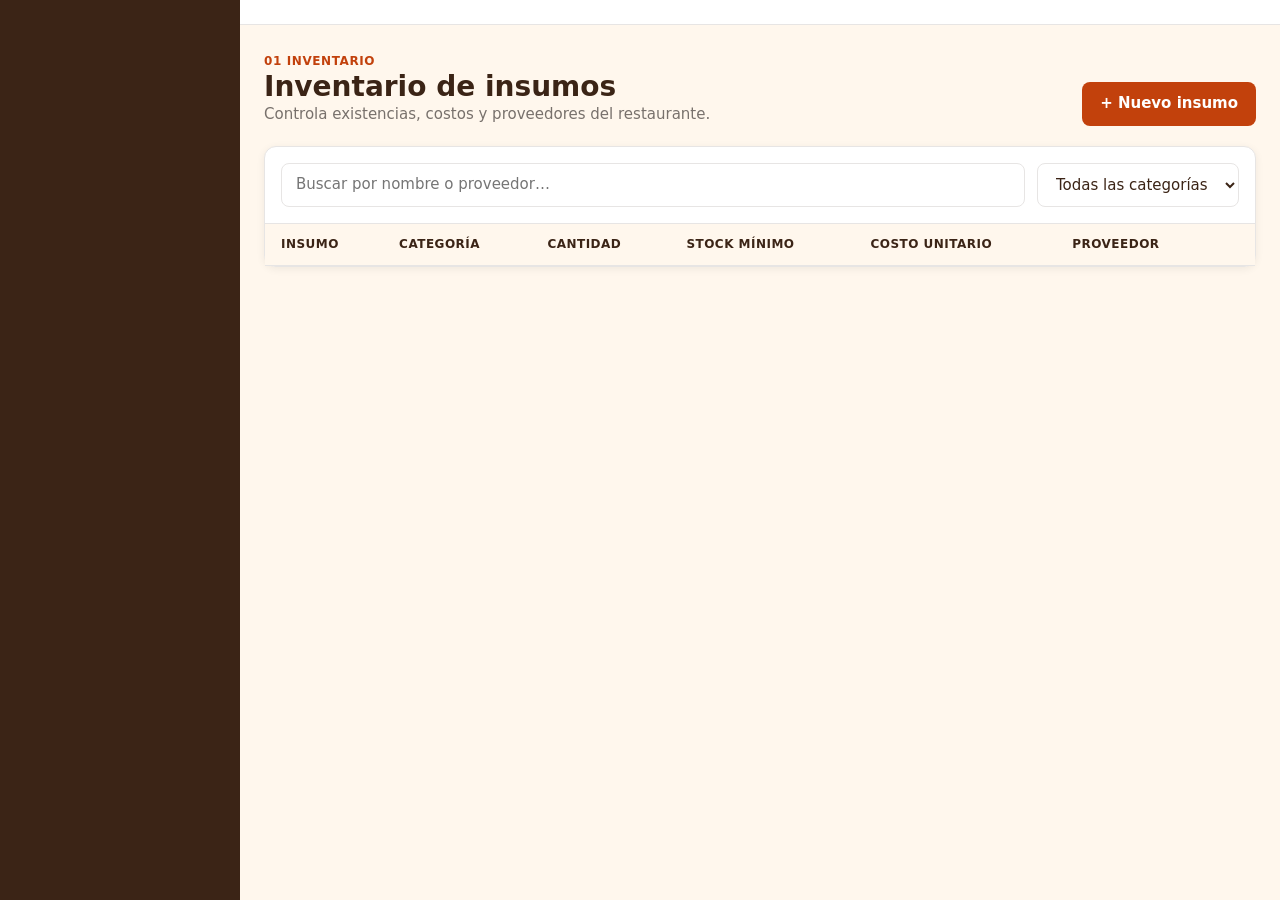
<file: marynellys/index.html>
<!DOCTYPE html>
<html lang="es">

<head>
    <meta charset="utf-8">
    <meta http-equiv="refresh" content="0;url=html/inventario.html">
    <title>MaryNellys</title>
</head>

<body><a href="html/inventario.html">Entrar a MaryNellys</a></body>

</html>
</file>
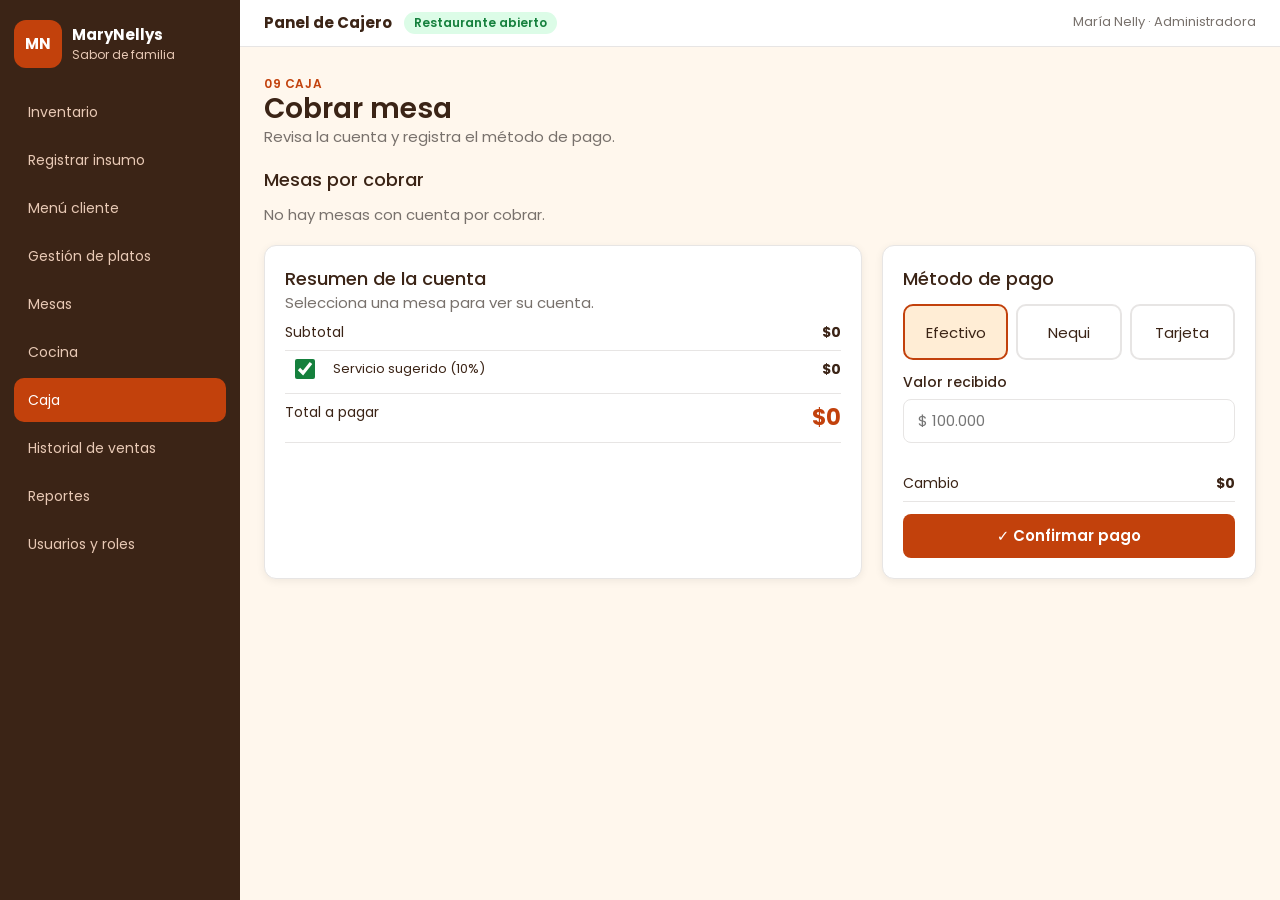
<file: marynellys/html/caja.html>
<!DOCTYPE html>
<html lang="es">
<head>
<meta charset="utf-8">
<meta name="viewport" content="width=device-width,initial-scale=1">
<title>Caja · MaryNellys</title>
<link href="https://fonts.googleapis.com/css2?family=Poppins:wght@400;500;600;700&display=swap" rel="stylesheet">
<link rel="stylesheet" href="../css/base.css">
<link rel="stylesheet" href="../css/layout.css">
<link rel="stylesheet" href="../css/responsive.css">
</head>
<body data-page="caja" data-root="../">
<aside class="side" id="side"></aside>
<div class="main">
<header class="top" id="topbar"></header>
<main>
<section class="view on" id="caja">
  <p class="k">09 CAJA</p><h1>Cobrar mesa</h1><p class="sub">Revisa la cuenta y registra el método de pago.</p>
  <h2 style="margin-top:20px">Mesas por cobrar</h2>
  <div class="g3" id="cm" style="margin-top:10px"></div>
  <div class="split">
    <div class="card pad"><h2>Resumen de la cuenta</h2>
      <div id="cuenta"><p class="sub">Selecciona una mesa para ver su cuenta.</p></div>
      <div class="ln"><span>Subtotal</span><b id="sb">$0</b></div>
      <div class="ln"><span><label class="sw" style="display:inline-flex"><input type="checkbox" id="sv" checked> Servicio sugerido (10%)</label></span><b id="sva">$0</b></div>
      <div class="ln"><span>Total a pagar</span><span class="tot" id="tt">$0</span></div></div>
    <div class="card pad"><h2>Método de pago</h2>
      <div class="pays" id="pays"><button class="on" data-m="Efectivo">Efectivo</button><button data-m="Nequi">Nequi</button><button data-m="Tarjeta">Tarjeta</button></div>
      <div class="fl"><label for="rc">Valor recibido</label><input id="rc" type="number" placeholder="$ 100.000"><small class="err" id="rce"></small></div>
      <div class="ln"><span>Cambio</span><b id="cb">$0</b></div>
      <button class="btn" id="pay" style="width:100%;margin-top:12px">✓ Confirmar pago</button></div>
  </div>
</section>
</main>
</div>
<script src="../js/models/validator.js"></script>
<script src="../js/models/menu.js"></script>
<script src="../js/models/datos.js"></script>
<script src="../js/views/domView.js"></script>
<script src="../js/views/shellView.js"></script>
<script src="../js/views/modalView.js"></script>
<script src="../js/views/formView.js"></script>
<script src="../js/models/comandas.js"></script>
<script src="../js/models/ventas.js"></script>
<script src="../js/models/mesas.js"></script>
<script src="../js/controllers/shellController.js"></script>
<script src="../js/controllers/cajaController.js"></script>
<script src="../js/main.js"></script>
</body>
</html>
</file>
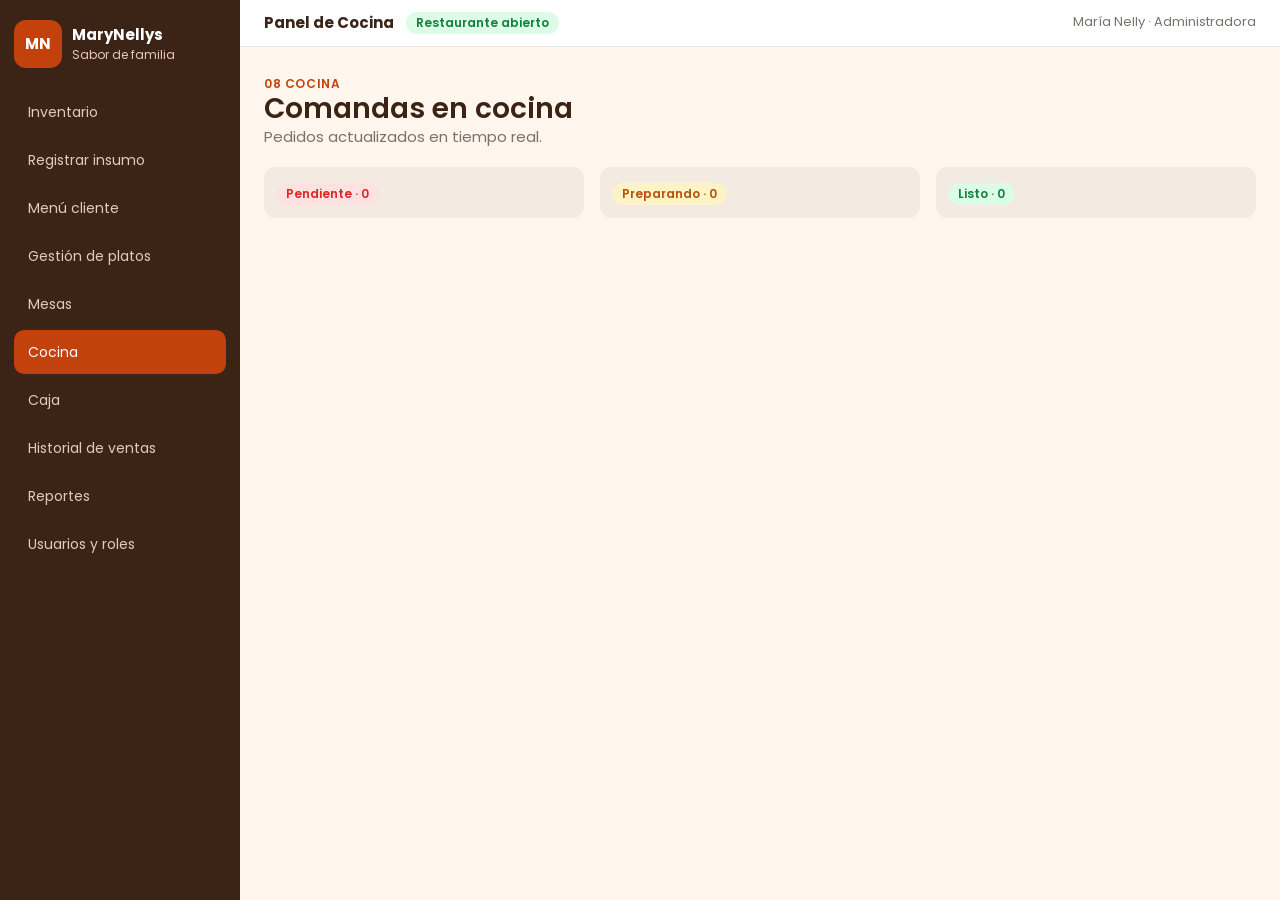
<file: marynellys/html/cocina.html>
<!DOCTYPE html>
<html lang="es">

<head>
  <meta charset="utf-8">
  <meta name="viewport" content="width=device-width,initial-scale=1">
  <title>Cocina · MaryNellys</title>
  <link href="https://fonts.googleapis.com/css2?family=Poppins:wght@400;500;600;700&display=swap" rel="stylesheet">
  <link rel="stylesheet" href="../css/base.css">
  <link rel="stylesheet" href="../css/layout.css">
  <link rel="stylesheet" href="../css/responsive.css">
</head>

<body data-page="cocina" data-root="../">
  <aside class="side" id="side"></aside>
  <div class="main">
    <header class="top" id="topbar"></header>
    <main>
      <section class="view on" id="cocina">
        <p class="k">08 COCINA</p>
        <h1>Comandas en cocina</h1>
        <p class="sub" style="margin-bottom:20px">Pedidos actualizados en tiempo real.</p>
        <div class="g3" id="kb"></div>
      </section>
    </main>
  </div>
  <script src="../js/models/validator.js"></script>
  <script src="../js/models/menu.js"></script>
  <script src="../js/models/datos.js"></script>
  <script src="../js/views/domView.js"></script>
  <script src="../js/views/shellView.js"></script>
  <script src="../js/views/modalView.js"></script>
  <script src="../js/views/formView.js"></script>
  <script src="../js/models/comandas.js"></script>
  <script src="../js/controllers/shellController.js"></script>
  <script src="../js/controllers/cocinaController.js"></script>
  <script src="../js/main.js"></script>
</body>

</html>
</file>
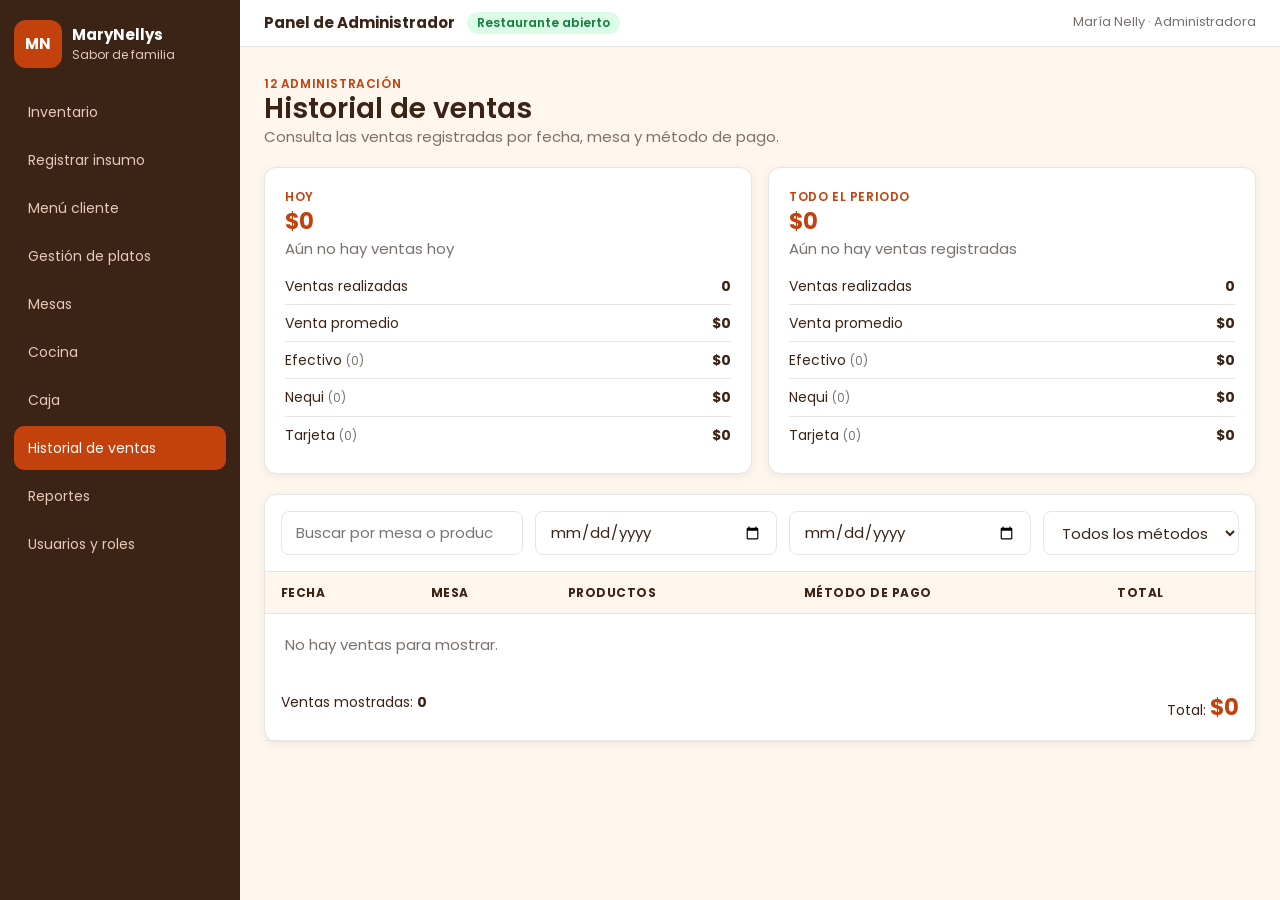
<file: marynellys/html/historial-ventas.html>
<!DOCTYPE html>
<html lang="es">

<head>
  <meta charset="utf-8">
  <meta name="viewport" content="width=device-width,initial-scale=1">
  <title>Historial de ventas · MaryNellys</title>
  <link href="https://fonts.googleapis.com/css2?family=Poppins:wght@400;500;600;700&display=swap" rel="stylesheet">
  <link rel="stylesheet" href="../css/base.css">
  <link rel="stylesheet" href="../css/layout.css">
  <link rel="stylesheet" href="../css/responsive.css">
</head>

<body data-page="historial-ventas" data-root="../">
  <aside class="side" id="side"></aside>
  <div class="main">
    <header class="top" id="topbar"></header>
    <main>
      <section class="view on" id="ventas">
        <div class="hd">
          <div>
            <p class="k">12 ADMINISTRACIÓN</p>
            <h1>Historial de ventas</h1>
            <p class="sub">Consulta las ventas registradas por fecha, mesa y método de pago.</p>
          </div>
        </div>
        <div class="g" id="resumen" style="margin-bottom:20px"></div>
        <div class="card">
          <div class="bar">
            <input id="vq" type="search" placeholder="Buscar por mesa o producto…" aria-label="Buscar venta">
            <input id="vd" type="date" aria-label="Desde" style="width:auto">
            <input id="vh" type="date" aria-label="Hasta" style="width:auto">
            <select id="vm" aria-label="Método de pago">
              <option value="">Todos los métodos</option>
              <option>Efectivo</option>
              <option>Nequi</option>
              <option>Tarjeta</option>
            </select>
          </div>
          <table>
            <thead>
              <tr>
                <th>Fecha
                <th>Mesa
                <th>Productos
                <th>Método de pago
                <th>Total
            </thead>
            <tbody id="vb"></tbody>
          </table>
          <p class="sub pad" id="vempty" hidden>No hay ventas para mostrar.</p>
          <div class="ln" style="padding:16px"><span>Ventas mostradas: <b id="vn">0</b></span><span>Total: <b
                class="tot" id="vt">$0</b></span></div>
        </div>
      </section>
    </main>
  </div>
  <script src="../js/models/validator.js"></script>
  <script src="../js/models/menu.js"></script>
  <script src="../js/models/datos.js"></script>
  <script src="../js/views/domView.js"></script>
  <script src="../js/views/shellView.js"></script>
  <script src="../js/views/modalView.js"></script>
  <script src="../js/views/formView.js"></script>
  <script src="../js/controllers/shellController.js"></script>
  <script src="../js/models/ventas.js"></script>
  <script src="../js/views/ventasView.js"></script>
  <script src="../js/controllers/ventasController.js"></script>
  <script src="../js/main.js"></script>
</body>

</html>
</file>
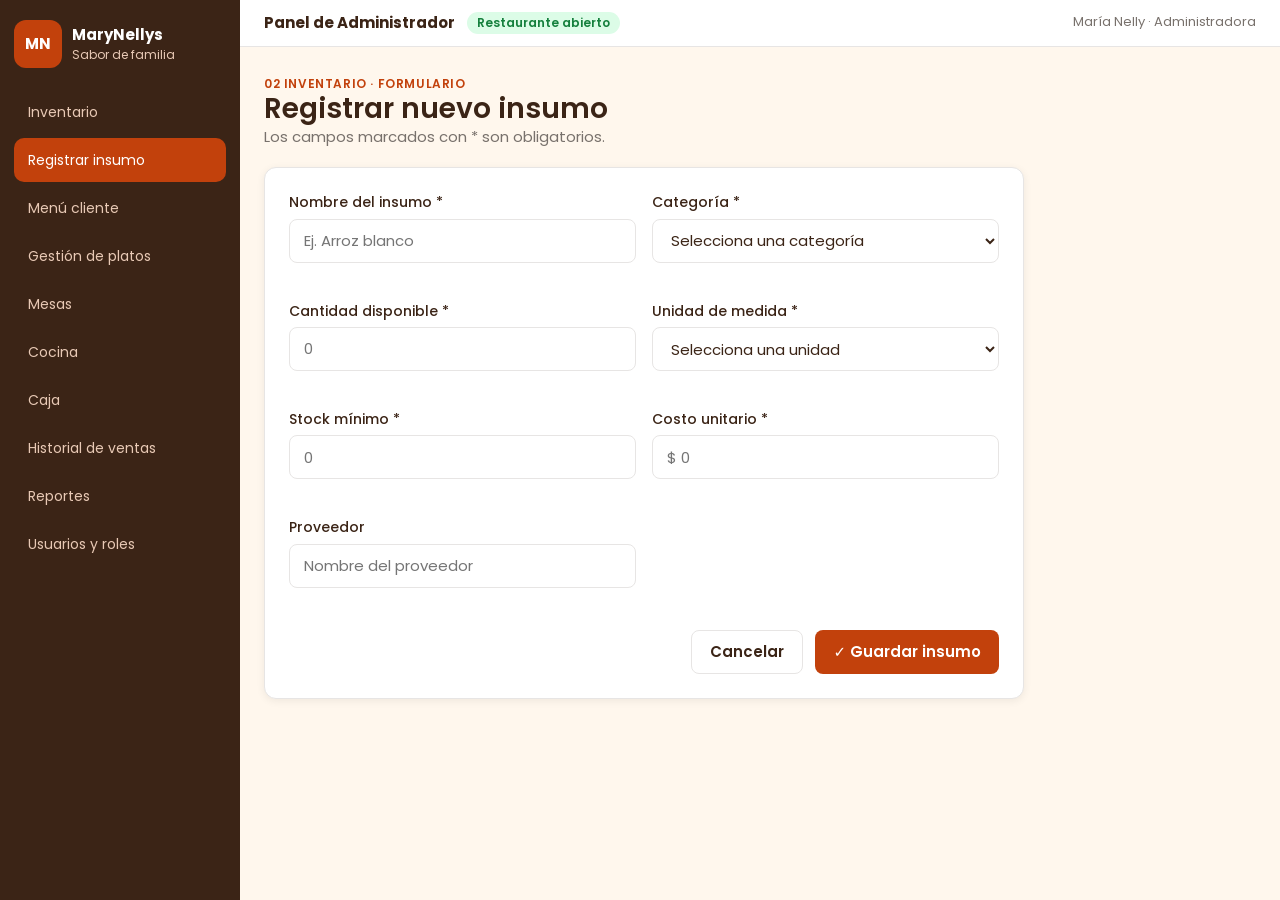
<file: marynellys/html/insumo-form.html>
<!DOCTYPE html>
<html lang="es">
<head>
<meta charset="utf-8">
<meta name="viewport" content="width=device-width,initial-scale=1">
<title>Registrar insumo · MaryNellys</title>
<link href="https://fonts.googleapis.com/css2?family=Poppins:wght@400;500;600;700&display=swap" rel="stylesheet">
<link rel="stylesheet" href="../css/base.css">
<link rel="stylesheet" href="../css/layout.css">
<link rel="stylesheet" href="../css/responsive.css">
</head>
<body data-page="insumo-form" data-root="../">
<aside class="side" id="side"></aside>
<div class="main">
<header class="top" id="topbar"></header>
<main>
<section class="view on" id="form">
  <p class="k">02 INVENTARIO · FORMULARIO</p><h1 id="ft">Registrar nuevo insumo</h1><p class="sub">Los campos marcados con * son obligatorios.</p>
  <form id="f" class="card fm" novalidate>
    <div class="alert" id="sum" role="alert" hidden>Revisa los campos marcados antes de continuar.</div>
    <div class="g2">
      <div class="fl"><label for="f-n">Nombre del insumo *</label><input id="f-n" name="n" data-rules="required" placeholder="Ej. Arroz blanco"><small class="err"></small></div>
      <div class="fl"><label for="f-c">Categoría *</label><select id="f-c" name="c" data-rules="required"><option value="">Selecciona una categoría</option><option>Granos</option><option>Carnes</option><option>Tubérculos</option><option>Frutas</option><option>Lácteos</option><option>Bebidas</option></select><small class="err"></small></div>
      <div class="fl"><label for="f-q">Cantidad disponible *</label><input id="f-q" name="q" data-rules="required|number" type="number" step="any" placeholder="0"><small class="err"></small></div>
      <div class="fl"><label for="f-u">Unidad de medida *</label><select id="f-u" name="u" data-rules="required"><option value="">Selecciona una unidad</option><option>kg</option><option>und</option><option>l</option><option>lb</option></select><small class="err"></small></div>
      <div class="fl"><label for="f-m">Stock mínimo *</label><input id="f-m" name="m" data-rules="required|number" type="number" step="any" placeholder="0"><small class="err"></small></div>
      <div class="fl"><label for="f-p">Costo unitario *</label><input id="f-p" name="p" data-rules="required|positivo" type="number" step="any" placeholder="$ 0"><small class="err"></small></div>
      <div class="fl"><label for="f-v">Proveedor</label><input id="f-v" name="v" placeholder="Nombre del proveedor"><small class="err"></small></div>
    </div>
    <div class="acts"><button type="button" class="btn sec" id="cancel">Cancelar</button><button class="btn">✓ Guardar insumo</button></div>
  </form>
</section>
</main>
</div>
<script src="../js/models/validator.js"></script>
<script src="../js/models/menu.js"></script>
<script src="../js/models/datos.js"></script>
<script src="../js/views/domView.js"></script>
<script src="../js/views/shellView.js"></script>
<script src="../js/views/modalView.js"></script>
<script src="../js/views/formView.js"></script>
<script src="../js/controllers/shellController.js"></script>
<script src="../js/models/insumos.js"></script>
<script src="../js/controllers/formController.js"></script>
<script src="../js/main.js"></script>
</body>
</html>
</file>
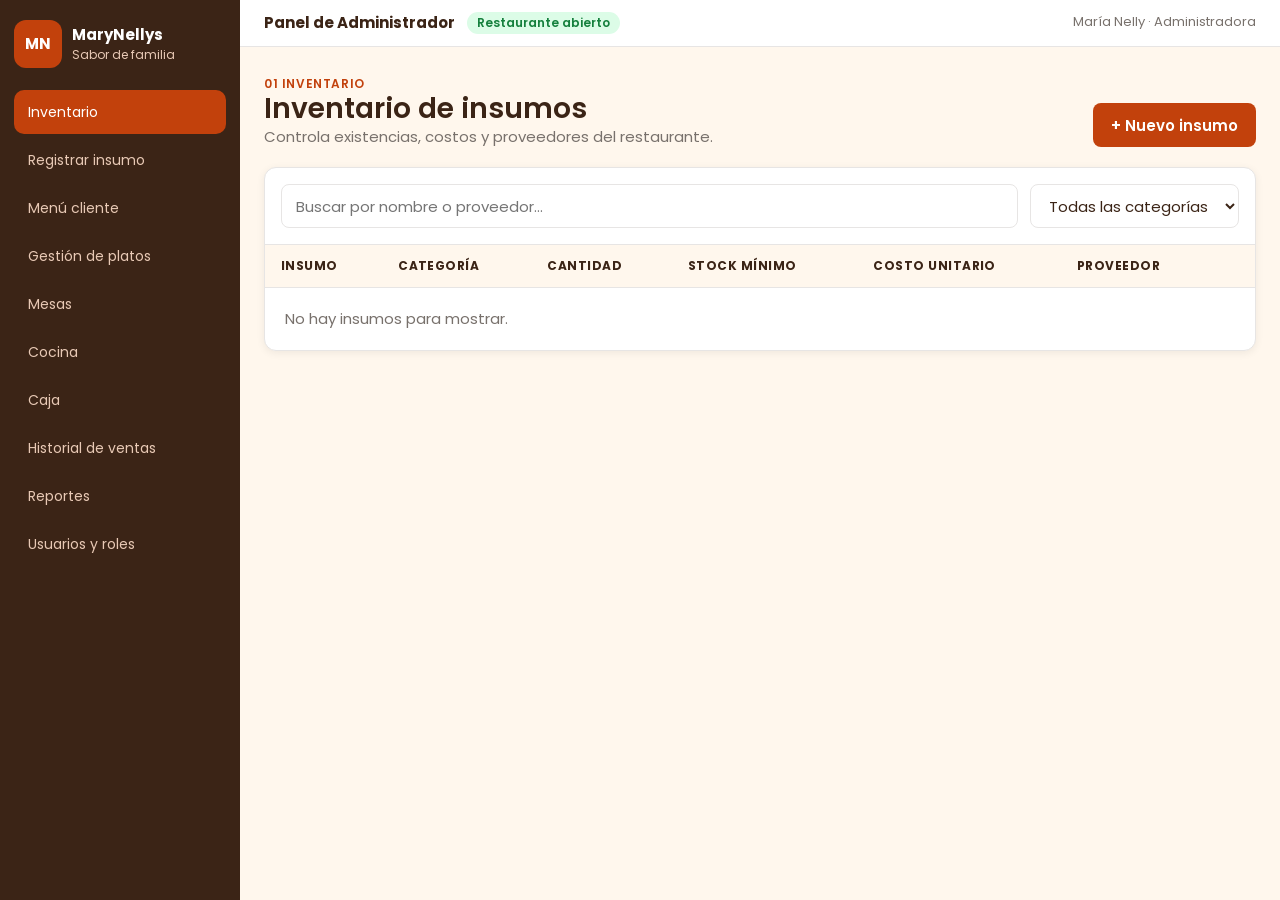
<file: marynellys/html/inventario.html>
<!DOCTYPE html>
<html lang="es">

<head>
  <meta charset="utf-8">
  <meta name="viewport" content="width=device-width,initial-scale=1">
  <title>Inventario · MaryNellys</title>
  <link href="https://fonts.googleapis.com/css2?family=Poppins:wght@400;500;600;700&display=swap" rel="stylesheet">
  <link rel="stylesheet" href="../css/base.css">
  <link rel="stylesheet" href="../css/layout.css">
  <link rel="stylesheet" href="../css/responsive.css">
</head>

<body data-page="inventario" data-root="../">
  <aside class="side" id="side"></aside>
  <div class="main">
    <header class="top" id="topbar"></header>
    <main>
      <section class="view on" id="inv">
        <div class="hd">
          <div>
            <p class="k">01 INVENTARIO</p>
            <h1>Inventario de insumos</h1>
            <p class="sub">Controla existencias, costos y proveedores del restaurante.</p>
          </div>
          <button class="btn" id="new">+ Nuevo insumo</button>
        </div>
        <div class="card">
          <div class="bar">
            <input id="q" type="search" placeholder="Buscar por nombre o proveedor…" aria-label="Buscar insumo">
            <select id="cat" aria-label="Filtrar por categoría">
              <option value="">Todas las categorías</option>
              <option>Granos</option>
              <option>Carnes</option>
              <option>Tubérculos</option>
              <option>Frutas</option>
              <option>Lácteos</option>
              <option>Bebidas</option>
            </select>
          </div>
          <table>
            <thead>
              <tr>
                <th>Insumo
                <th>Categoría
                <th>Cantidad
                <th>Stock mínimo
                <th>Costo unitario
                <th>Proveedor
                <th>
            </thead>
            <tbody id="tb"></tbody>
          </table>
          <p class="sub pad" id="empty" hidden>No hay insumos para mostrar.</p>
        </div>
      </section>
    </main>
  </div>
  <script src="../js/models/validator.js"></script>
  <script src="../js/models/menu.js"></script>
  <script src="../js/models/datos.js"></script>
  <script src="../js/views/domView.js"></script>
  <script src="../js/views/shellView.js"></script>
  <script src="../js/views/modalView.js"></script>
  <script src="../js/views/formView.js"></script>
  <script src="../js/controllers/shellController.js"></script>
  <script src="../js/models/insumos.js"></script>
  <script src="../js/views/inventarioView.js"></script>
  <script src="../js/controllers/inventarioController.js"></script>
  <script src="../js/main.js"></script>
</body>

</html>
</file>
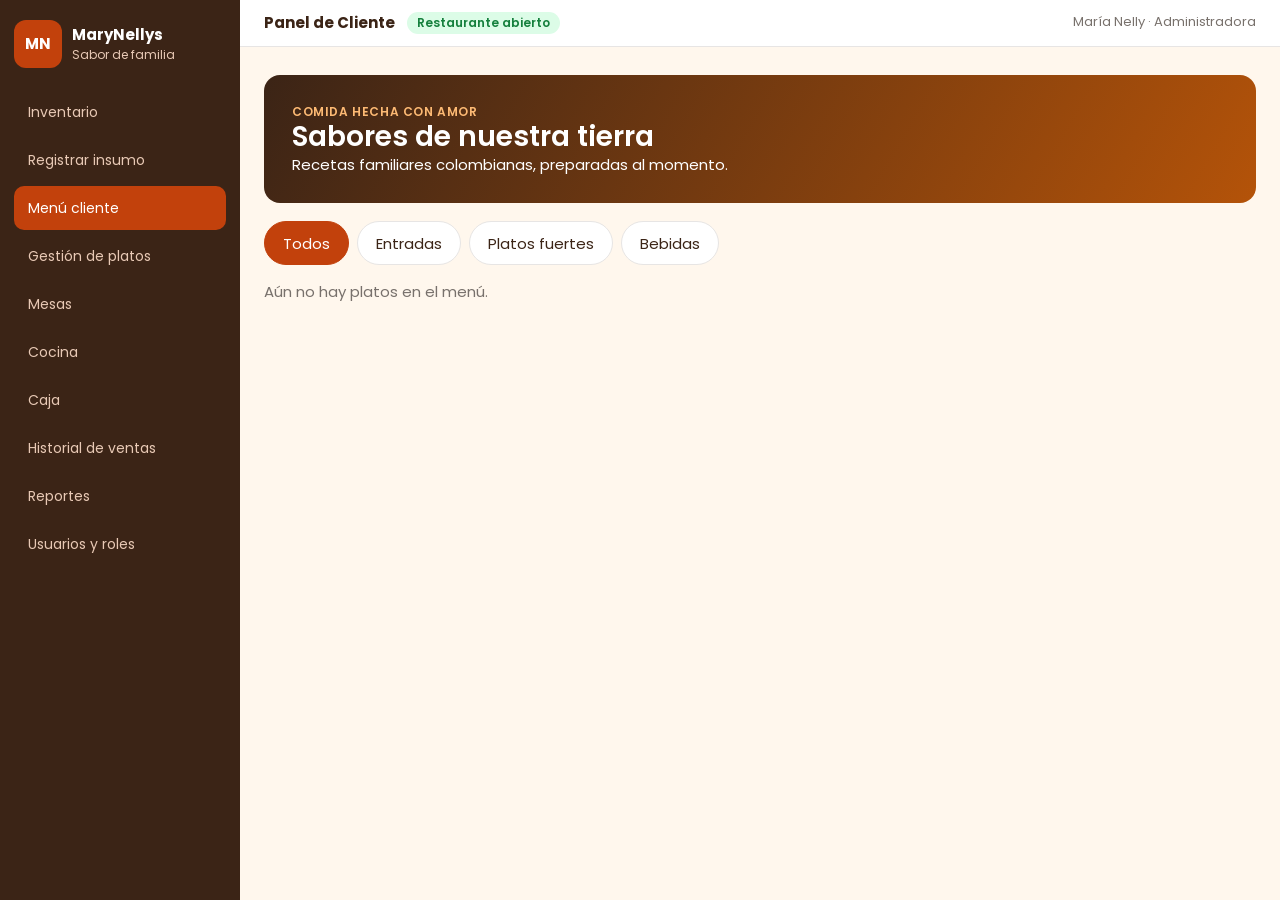
<file: marynellys/html/menu-cliente.html>
<!DOCTYPE html>
<html lang="es">
<head>
<meta charset="utf-8">
<meta name="viewport" content="width=device-width,initial-scale=1">
<title>Menú cliente · MaryNellys</title>
<link href="https://fonts.googleapis.com/css2?family=Poppins:wght@400;500;600;700&display=swap" rel="stylesheet">
<link rel="stylesheet" href="../css/base.css">
<link rel="stylesheet" href="../css/layout.css">
<link rel="stylesheet" href="../css/responsive.css">
</head>
<body data-page="menu-cliente" data-root="../">
<aside class="side" id="side"></aside>
<div class="main">
<header class="top" id="topbar"></header>
<main>
<section class="view on" id="menu">
  <div class="hero"><div><p class="k">COMIDA HECHA CON AMOR</p><h1>Sabores de nuestra tierra</h1><p>Recetas familiares colombianas, preparadas al momento.</p></div>
  </div>
  <div class="chips" id="chips"><button class="on" data-c="">Todos</button><button data-c="Entrada">Entradas</button><button data-c="Plato fuerte">Platos fuertes</button><button data-c="Bebida">Bebidas</button></div>
  <div class="g" id="mg"></div>
</section>
</main>
</div>
<script src="../js/models/validator.js"></script>
<script src="../js/models/menu.js"></script>
<script src="../js/models/datos.js"></script>
<script src="../js/views/domView.js"></script>
<script src="../js/views/shellView.js"></script>
<script src="../js/views/modalView.js"></script>
<script src="../js/views/formView.js"></script>
<script src="../js/controllers/shellController.js"></script>
<script src="../js/controllers/menuClienteController.js"></script>
<script src="../js/main.js"></script>
</body>
</html>
</file>
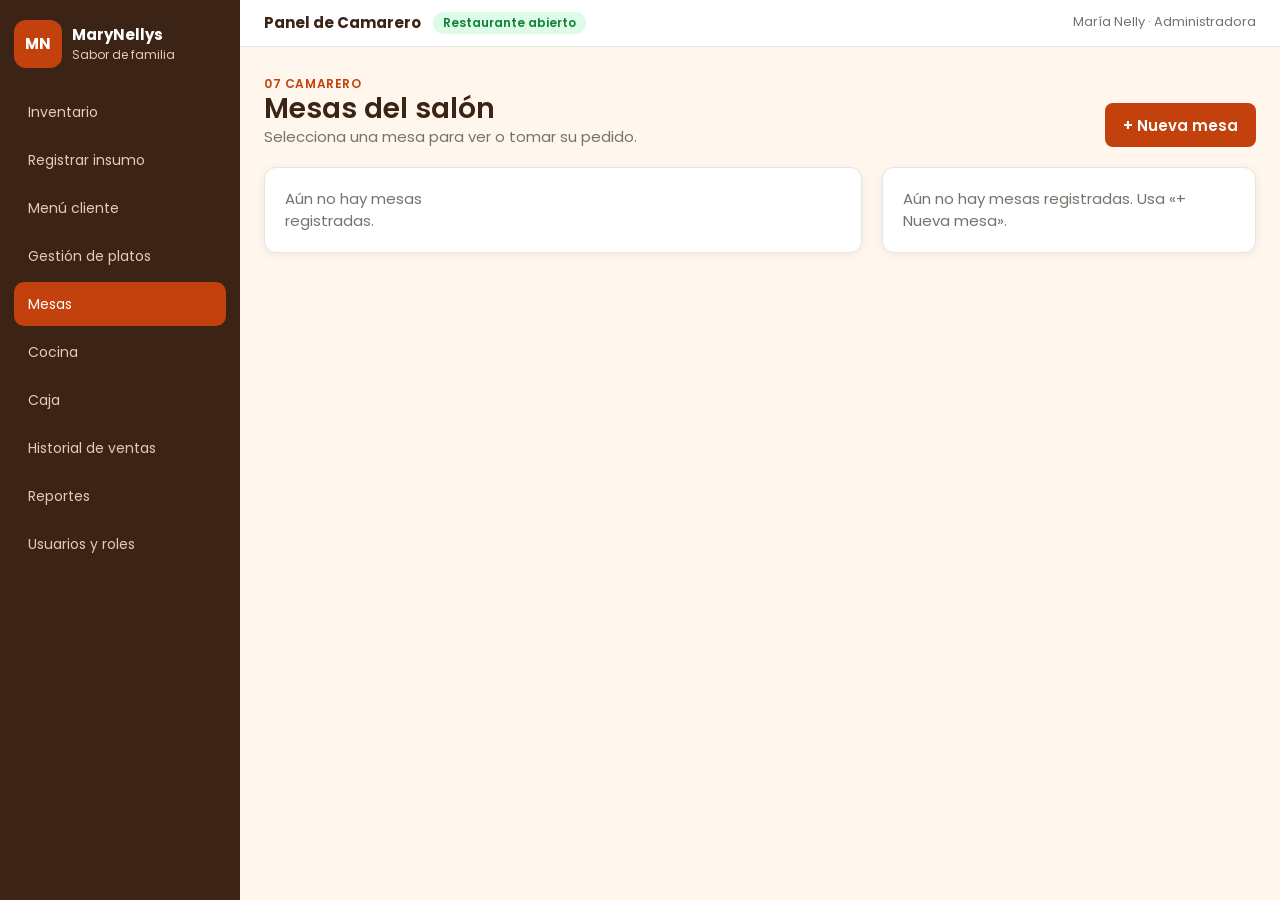
<file: marynellys/html/mesas.html>
<!DOCTYPE html>
<html lang="es">
<head>
<meta charset="utf-8">
<meta name="viewport" content="width=device-width,initial-scale=1">
<title>Mesas · MaryNellys</title>
<link href="https://fonts.googleapis.com/css2?family=Poppins:wght@400;500;600;700&display=swap" rel="stylesheet">
<link rel="stylesheet" href="../css/base.css">
<link rel="stylesheet" href="../css/layout.css">
<link rel="stylesheet" href="../css/responsive.css">
</head>
<body data-page="mesas" data-root="../">
<aside class="side" id="side"></aside>
<div class="main">
<header class="top" id="topbar"></header>
<main>
<section class="view on" id="mesas">
  <div class="hd"><div><p class="k">07 CAMARERO</p><h1>Mesas del salón</h1><p class="sub">Selecciona una mesa para ver o tomar su pedido.</p></div>
  <button class="btn" id="nm">+ Nueva mesa</button></div>
  <div class="split"><div class="g3 card pad" id="mm"></div><div class="card pad" id="ped"></div></div>
</section>
</main>
</div>
<script src="../js/models/validator.js"></script>
<script src="../js/models/menu.js"></script>
<script src="../js/models/datos.js"></script>
<script src="../js/views/domView.js"></script>
<script src="../js/views/shellView.js"></script>
<script src="../js/views/modalView.js"></script>
<script src="../js/views/formView.js"></script>
<script src="../js/models/platos.js"></script>
<script src="../js/models/comandas.js"></script>
<script src="../js/models/ventas.js"></script>
<script src="../js/models/mesas.js"></script>
<script src="../js/controllers/shellController.js"></script>
<script src="../js/controllers/mesasController.js"></script>
<script src="../js/main.js"></script>
</body>
</html>
</file>
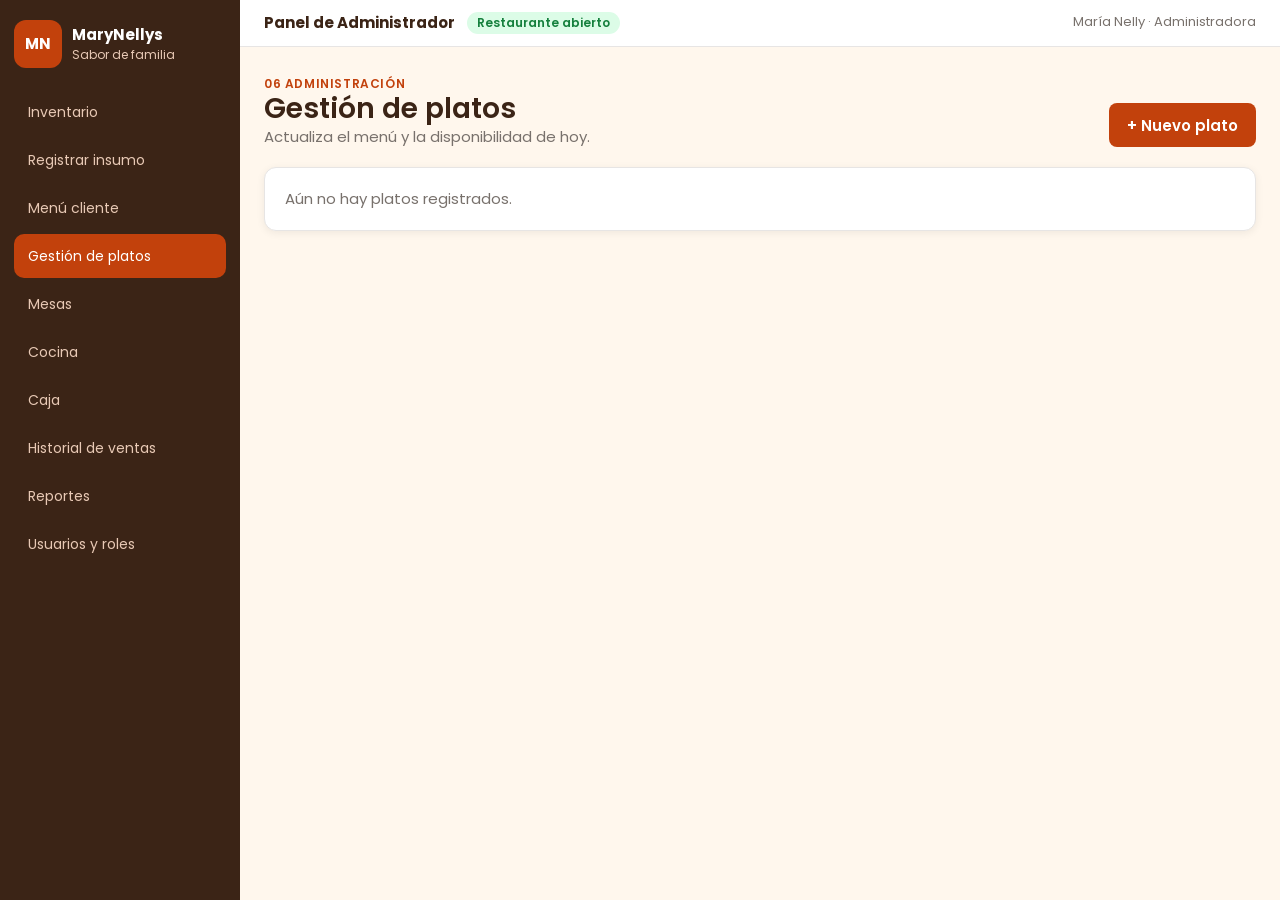
<file: marynellys/html/platos.html>
<!DOCTYPE html>
<html lang="es">

<head>
  <meta charset="utf-8">
  <meta name="viewport" content="width=device-width,initial-scale=1">
  <title>Gestión de platos · MaryNellys</title>
  <link href="https://fonts.googleapis.com/css2?family=Poppins:wght@400;500;600;700&display=swap" rel="stylesheet">
  <link rel="stylesheet" href="../css/base.css">
  <link rel="stylesheet" href="../css/layout.css">
  <link rel="stylesheet" href="../css/responsive.css">
</head>

<body data-page="platos" data-root="../">
  <aside class="side" id="side"></aside>
  <div class="main">
    <header class="top" id="topbar"></header>
    <main>
      <section class="view on" id="platos">
        <div class="hd">
          <div>
            <p class="k">06 ADMINISTRACIÓN</p>
            <h1>Gestión de platos</h1>
            <p class="sub">Actualiza el menú y la disponibilidad de hoy.</p>
          </div>
          <button class="btn" id="np">+ Nuevo plato</button>
        </div>
        <div class="card" id="pl"></div>
      </section>
    </main>
  </div>
  <script src="../js/models/validator.js"></script>
  <script src="../js/models/menu.js"></script>
  <script src="../js/models/datos.js"></script>
  <script src="../js/views/domView.js"></script>
  <script src="../js/views/shellView.js"></script>
  <script src="../js/views/modalView.js"></script>
  <script src="../js/views/formView.js"></script>
  <script src="../js/models/platos.js"></script>
  <script src="../js/controllers/shellController.js"></script>
  <script src="../js/controllers/platosController.js"></script>
  <script src="../js/main.js"></script>
</body>

</html>
</file>
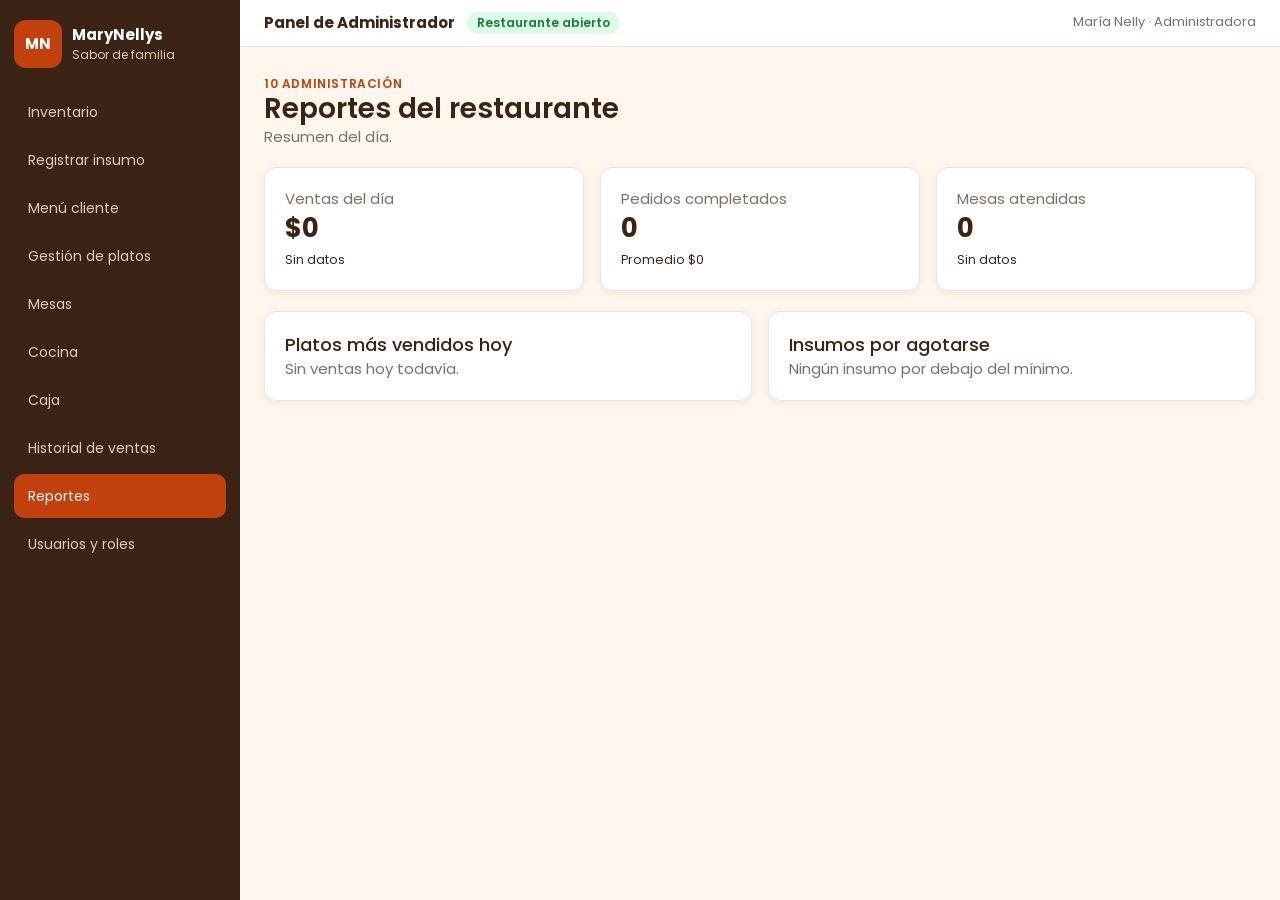
<file: marynellys/html/reportes.html>
<!DOCTYPE html>
<html lang="es">
<head>
<meta charset="utf-8">
<meta name="viewport" content="width=device-width,initial-scale=1">
<title>Reportes · MaryNellys</title>
<link href="https://fonts.googleapis.com/css2?family=Poppins:wght@400;500;600;700&display=swap" rel="stylesheet">
<link rel="stylesheet" href="../css/base.css">
<link rel="stylesheet" href="../css/layout.css">
<link rel="stylesheet" href="../css/responsive.css">
</head>
<body data-page="reportes" data-root="../">
<aside class="side" id="side"></aside>
<div class="main">
<header class="top" id="topbar"></header>
<main>
<section class="view on" id="rep">
  <p class="k">10 ADMINISTRACIÓN</p><h1>Reportes del restaurante</h1><p class="sub">Resumen del día.</p>
  <div class="g" style="margin:20px 0">
    <div class="card pad stat"><span class="sub">Ventas del día</span><b id="r-total">$0</b><small id="r-total-s">Sin datos</small></div>
    <div class="card pad stat"><span class="sub">Pedidos completados</span><b id="r-n">0</b><small id="r-n-s">Promedio $0</small></div>
    <div class="card pad stat"><span class="sub">Mesas atendidas</span><b id="r-m">0</b><small id="r-m-s">Sin datos</small></div>
  </div>
  <div class="g">
    <div class="card pad"><h2>Platos más vendidos hoy</h2><div id="r-top"></div></div>
    <div class="card pad"><h2>Insumos por agotarse</h2><div id="r-low"></div></div>
  </div>
</section>
</main>
</div>
<script src="../js/models/validator.js"></script>
<script src="../js/models/menu.js"></script>
<script src="../js/models/datos.js"></script>
<script src="../js/views/domView.js"></script>
<script src="../js/views/shellView.js"></script>
<script src="../js/views/modalView.js"></script>
<script src="../js/views/formView.js"></script>
<script src="../js/models/insumos.js"></script>
<script src="../js/models/ventas.js"></script>
<script src="../js/models/reportes.js"></script>
<script src="../js/controllers/shellController.js"></script>
<script src="../js/controllers/reportesController.js"></script>
<script src="../js/main.js"></script>
</body>
</html>
</file>
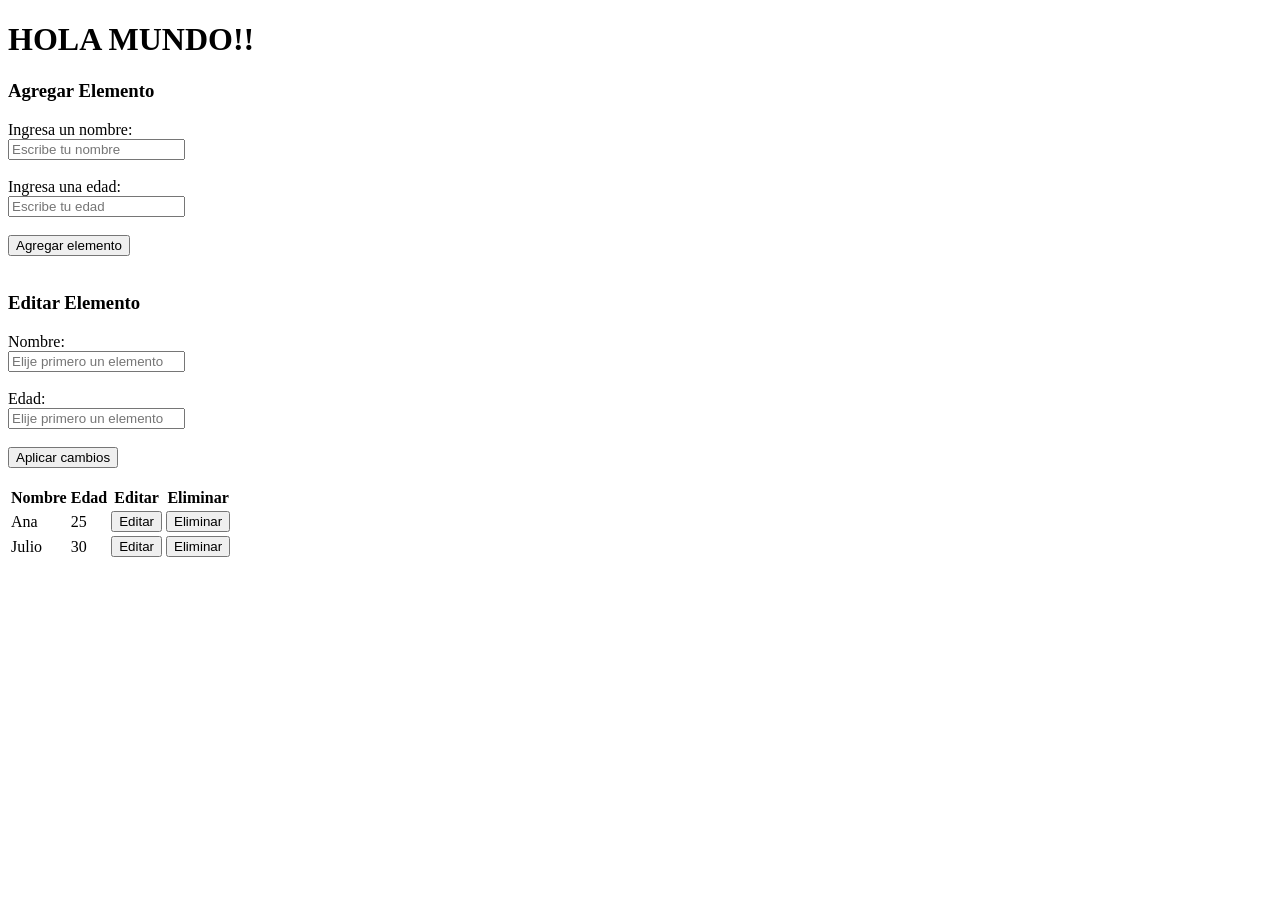
<file: marynellys/html/tabla.html>
<!DOCTYPE html>
<html lang="es">
<head>
    <meta charset="UTF-8">
    <meta name="viewport" content="width=device-width, initial-scale=1.0">
    <title>Gestión de Tabla</title>
</head>
<body>
    <h1 id="titulo">HOLA MUNDO!!</h1>
    
    <h3>Agregar Elemento</h3>
    <label>Ingresa un nombre:</label><br>
    <input id="nombre" type="text" placeholder="Escribe tu nombre"/><br><br>
    <label>Ingresa una edad:</label><br>
    <input id="edad" type="text" placeholder="Escribe tu edad"/>
    <br><br>
    <button id="btn-Agregar">Agregar elemento</button>
    <br><br>

    <h3>Editar Elemento</h3>
    <label>Nombre:</label><br>
    <input id="nombreEditar" type="text" placeholder="Elije primero un elemento"/><br><br>
    <label>Edad:</label><br>
    <input id="edadEditar" type="text" placeholder="Elije primero un elemento"/>
    <br><br>
    <button id="btn-Aplicar-Cambios">Aplicar cambios</button>
    <br><br>

    <table>
        <thead>
            <tr>
                <th>Nombre</th>
                <th>Edad</th>
                <th>Editar</th>
                <th>Eliminar</th>
            </tr>
        </thead>
        <tbody>
            <tr>
                <td>Ana</td>
                <td>25</td>
                <td><button class="btn-Editar">Editar</button></td>
                <td><button class="btn-Eliminar">Eliminar</button></td>
            </tr>
            <tr>
                <td>Julio</td>
                <td>30</td>
                <td><button class="btn-Editar">Editar</button></td>
                <td><button class="btn-Eliminar">Eliminar</button></td>
            </tr>
            </tr>
        </tbody>
    </table>

    <script>
        // tr es fila y td es columna
        const btnAgregar = document.getElementById("btn-Agregar");
        btnAgregar.addEventListener("click", function(){
            const nombre = document.getElementById("nombre").value;
            const edad = document.getElementById("edad").value;

            const nuevaFila = document.createElement("tr");
            nuevaFila.innerHTML = "<td>" + nombre + "</td><td>" + edad + "</td>" + "<td><button class='btn-Editar'>Editar</button></td>"+ "<td><button class='btn-Eliminar'>Eliminar</button></td>";

            const tbody = document.querySelector("table tbody");
            tbody.appendChild(nuevaFila);

            document.getElementById("nombre").value = "";
            document.getElementById("edad").value = "";
          })

       // FUNCION EDITAR ELEMENTO //
        let filaSeleccionada = null;
        const tbody = document.querySelector("table tbody");
        
        tbody.addEventListener("click", function(event) {
            if (event.target.classList.contains("btn-Editar")) {
                filaSeleccionada = event.target.closest("tr");

                const nombreActual = filaSeleccionada.children[0].textContent;
                const edadActual = filaSeleccionada.children[1].textContent;

                document.getElementById("nombreEditar").value = nombreActual;
                document.getElementById("edadEditar").value = edadActual;
            }
        });
        
        const btnAplicar = document.getElementById("btn-Aplicar-Cambios");
        btnAplicar.addEventListener("click", function(){
            if (filaSeleccionada) {
                const nuevoNombre = document.getElementById("nombreEditar").value;
                const nuevaEdad = document.getElementById("edadEditar").value;

                filaSeleccionada.children[0].textContent = nuevoNombre;
                filaSeleccionada.children[1].textContent = nuevaEdad;

                document.getElementById("nombreEditar").value = "";
                document.getElementById("edadEditar").value = "";
                filaSeleccionada = null;
            }
            else {
                alert("Por favor, selecciona un elemento para editar.");
            }
        });

        // FUNCION ELIMINAR ELEMENTO //
        tbody.addEventListener("click", function(event) {
            if (event.target.classList.contains("btn-Eliminar")) {
                const filaAEliminar = event.target.closest("tr");
                filaAEliminar.remove();
            }
        });
    </script>
</body>
</html>
</file>
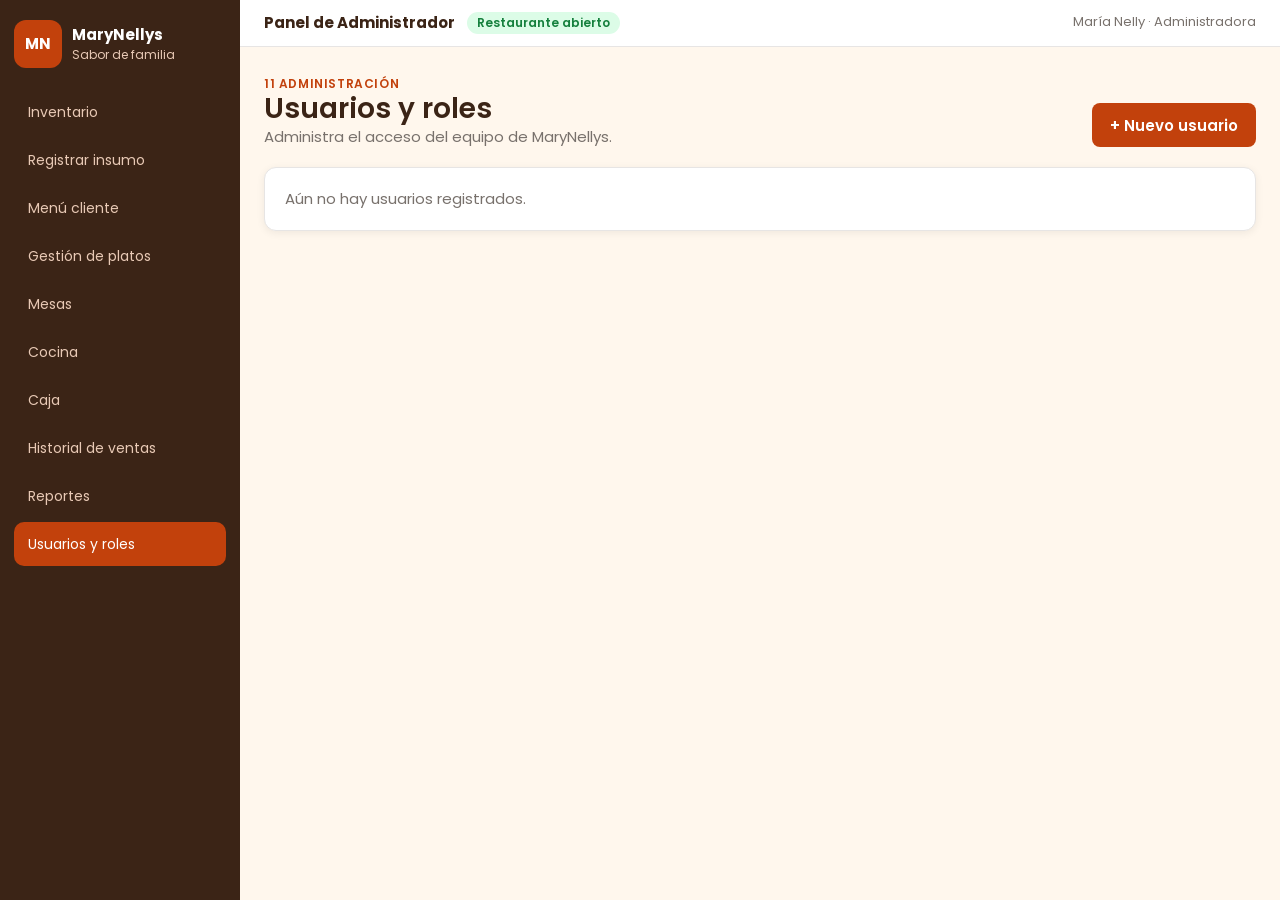
<file: marynellys/html/usuarios.html>
<!DOCTYPE html>
<html lang="es">
<head>
<meta charset="utf-8">
<meta name="viewport" content="width=device-width,initial-scale=1">
<title>Usuarios y roles · MaryNellys</title>
<link href="https://fonts.googleapis.com/css2?family=Poppins:wght@400;500;600;700&display=swap" rel="stylesheet">
<link rel="stylesheet" href="../css/base.css">
<link rel="stylesheet" href="../css/layout.css">
<link rel="stylesheet" href="../css/responsive.css">
</head>
<body data-page="usuarios" data-root="../">
<aside class="side" id="side"></aside>
<div class="main">
<header class="top" id="topbar"></header>
<main>
<section class="view on" id="usr">
  <div class="hd"><div><p class="k">11 ADMINISTRACIÓN</p><h1>Usuarios y roles</h1><p class="sub">Administra el acceso del equipo de MaryNellys.</p></div>
  <button class="btn" id="nu">+ Nuevo usuario</button></div>
  <div class="card">
    <table id="utabla"><thead><tr><th>Nombre<th>Correo<th>Rol<th>Estado<th></thead><tbody id="ub"></tbody></table>
    <p class="sub pad" id="uempty" hidden>Aún no hay usuarios registrados.</p>
  </div>
</section>
</main>
</div>
<script src="../js/models/validator.js"></script>
<script src="../js/models/menu.js"></script>
<script src="../js/models/datos.js"></script>
<script src="../js/views/domView.js"></script>
<script src="../js/views/shellView.js"></script>
<script src="../js/views/modalView.js"></script>
<script src="../js/views/formView.js"></script>
<script src="../js/controllers/shellController.js"></script>
<script src="../js/models/usuarios.js"></script>
<script src="../js/controllers/usuariosController.js"></script>
<script src="../js/main.js"></script>
</body>
</html>
</file>
<file: marynellys/css/base.css>
/* ==========================================================
   BASE: variables, reset, botones, formularios
   ========================================================== */
:root {
   --t: #C2410C;
   --td: #9A3412;
   --br: #3B2416;
   --cr: #FFF7ED;
   --g: #78716C;
   --ln: #E7E5E4;
   --er: #DC2626;
   --ok: #15803D
}

* {
   box-sizing: border-box;
   margin: 0
}

body {
   font: 15px/1.45 Poppins, system-ui, sans-serif;
   color: var(--br);
   background: var(--cr);
   display: flex;
   min-height: 100vh
}

button,
input,
select,
textarea {
   font: inherit;
   color: inherit
}

.btn {
   background: var(--t);
   color: #fff;
   border: 0;
   border-radius: 8px;
   padding: 0 18px;
   min-height: 44px;
   font-weight: 600;
   cursor: pointer
}

.btn:hover {
   background: var(--td)
}

.btn.sec {
   background: #fff;
   color: var(--br);
   border: 1px solid var(--ln)
}

.btn.sec:hover {
   background: var(--cr)
}

.btn.dg {
   background: var(--er)
}

.card {
   background: #fff;
   border: 1px solid var(--ln);
   border-radius: 12px;
   box-shadow: 0 2px 8px #0001
}

.pad {
   padding: 20px
}

.b {
   display: inline-block;
   border-radius: 99px;
   padding: 2px 10px;
   font-size: 12px;
   font-weight: 600;
   background: #eee
}

.ok {
   background: #DCFCE7;
   color: var(--ok)
}

.red {
   background: #FEE2E2;
   color: var(--er)
}

.am {
   background: #FEF3C7;
   color: #B45309
}

.bl {
   background: #DBEAFE;
   color: #1D4ED8
}

input,
select,
textarea {
   width: 100%;
   min-height: 44px;
   padding: 0 14px;
   border: 1px solid var(--ln);
   border-radius: 8px;
   background: #fff
}

textarea {
   padding: 10px 14px;
   min-height: 70px
}

input:focus,
select:focus,
textarea:focus,
button:focus-visible {
   outline: 2px solid var(--t);
   outline-offset: 1px
}

.fl label {
   display: block;
   font-size: 14px;
   font-weight: 500;
   margin-bottom: 6px
}

.err {
   display: block;
   color: var(--er);
   font-size: 13px;
   min-height: 18px;
   margin-top: 4px
}

.bad {
   border-color: var(--er);
   background: #FEF2F2
}

.alert {
   background: #FEE2E2;
   color: var(--er);
   border-radius: 8px;
   padding: 12px 14px;
   margin-bottom: 16px;
   font-weight: 500
}

.btn:disabled {
   opacity: .5;
   cursor: not-allowed
}

.btn:disabled:hover {
   background: var(--t)
}

.btn.sec:disabled:hover {
   background: #fff
}
</file>
<file: marynellys/css/layout.css>
/* ==========================================================
   LAYOUT: barra lateral, barra superior, tablas, tarjetas y vistas
   ========================================================== */
.side {
   width: 240px;
   flex: none;
   background: var(--br);
   color: #fff;
   padding: 20px 14px;
   display: flex;
   flex-direction: column;
   gap: 4px;
   position: sticky;
   top: 0;
   height: 100vh;
   overflow: auto;
   z-index: 20
}

.logo {
   display: flex;
   gap: 10px;
   align-items: center;
   margin-bottom: 18px
}

.logo i {
   background: var(--t);
   border-radius: 12px;
   width: 48px;
   height: 48px;
   display: grid;
   place-items: center;
   font-style: normal;
   font-weight: 700
}

.logo small {
   display: block;
   color: #E8C9B5;
   font-size: 12px
}

.nav {
   background: none;
   border: 0;
   color: #E8C9B5;
   text-align: left;
   padding: 0 14px;
   min-height: 44px;
   border-radius: 10px;
   cursor: pointer;
   font-size: 14px
}

.nav:hover,
.nav.on {
   background: var(--t);
   color: #fff
}

.main {
   flex: 1;
   min-width: 0
}

.top {
   display: flex;
   align-items: center;
   gap: 12px;
   padding: 12px 24px;
   background: #fff;
   border-bottom: 1px solid var(--ln)
}

.who {
   margin-left: auto;
   font-size: 13px;
   color: var(--g)
}

#burger {
   display: none
}

.view {
   display: none;
   padding: 28px 24px;
   max-width: 1150px;
   margin: auto
}

.view.on {
   display: block
}

.hd {
   display: flex;
   justify-content: space-between;
   align-items: flex-end;
   gap: 16px;
   flex-wrap: wrap;
   margin-bottom: 20px
}

.k {
   color: var(--t);
   font-size: 12px;
   font-weight: 600;
   letter-spacing: .05em
}

h1 {
   font-size: 28px;
   font-weight: 600;
   line-height: 1.2
}

h2 {
   font-size: 18px;
   font-weight: 500
}

.sub {
   color: var(--g)
}

.bar {
   display: flex;
   gap: 12px;
   padding: 16px;
   flex-wrap: wrap
}

.bar input {
   flex: 1;
   min-width: 200px
}

.bar select {
   width: auto
}

table {
   width: 100%;
   border-collapse: collapse
}

th {
   text-align: left;
   font-size: 12px;
   letter-spacing: .04em;
   text-transform: uppercase;
   padding: 12px 16px;
   background: var(--cr);
   border-block: 1px solid var(--ln)
}

td {
   padding: 14px 16px;
   border-bottom: 1px solid var(--ln);
   font-size: 14px
}

.act {
   white-space: nowrap;
   text-align: right
}

.act button {
   background: none;
   border: 0;
   cursor: pointer;
   font-weight: 500;
   padding: 8px;
   min-height: 44px;
   color: var(--t)
}

.act .del {
   color: var(--er)
}

.g {
   display: grid;
   gap: 16px;
   grid-template-columns: repeat(auto-fit, minmax(280px, 1fr))
}

.g3 {
   display: grid;
   gap: 16px;
   grid-template-columns: repeat(3, 1fr)
}

.split {
   display: grid;
   gap: 20px;
   grid-template-columns: 1.6fr 1fr;
   margin-top: 20px
}

.fm {
   padding: 24px;
   max-width: 760px;
   margin-top: 20px
}

.g2 {
   display: grid;
   gap: 16px;
   grid-template-columns: 1fr 1fr
}

.acts {
   display: flex;
   gap: 12px;
   justify-content: flex-end;
   margin-top: 20px
}

.hero {
   background: linear-gradient(120deg, var(--br), #B45309);
   color: #fff;
   border-radius: 16px;
   padding: 28px;
   display: flex;
   justify-content: space-between;
   align-items: center;
   gap: 16px;
   flex-wrap: wrap;
   margin-bottom: 18px
}

.hero .k {
   color: #FDBA74
}

.cart {
   background: #fff;
   color: var(--br);
   border-radius: 12px;
   padding: 10px 16px;
   font-weight: 600
}

.chips {
   display: flex;
   gap: 8px;
   flex-wrap: wrap;
   margin-bottom: 16px
}

.chips button {
   border: 1px solid var(--ln);
   background: #fff;
   border-radius: 99px;
   padding: 0 18px;
   min-height: 44px;
   cursor: pointer
}

.chips .on {
   background: var(--t);
   color: #fff;
   border-color: var(--t)
}

.dish {
   display: flex;
   overflow: hidden
}

.dish .ph {
   width: 110px;
   flex: none;
   display: grid;
   place-items: center;
   font-size: 36px;
   color: #fff;
   font-weight: 700
}

.ph {
   background: linear-gradient(135deg, #FDBA74, #C2410C)
}

.dish .in {
   padding: 14px;
   display: flex;
   flex-direction: column;
   gap: 6px;
   flex: 1
}

.dish p {
   font-size: 13px;
   color: var(--g)
}

.row {
   display: flex;
   justify-content: space-between;
   align-items: center;
   gap: 8px;
   margin-top: auto
}

.li {
   display: flex;
   align-items: center;
   gap: 12px;
   padding: 14px 20px;
   border-bottom: 1px solid var(--ln);
   flex-wrap: wrap
}

.li .ph {
   width: 48px;
   height: 48px;
   border-radius: 8px
}

.li .grow {
   flex: 1;
   min-width: 150px
}

.sw {
   display: flex;
   align-items: center;
   gap: 8px;
   font-size: 13px
}

.sw input {
   width: 40px;
   min-height: 0;
   height: 20px;
   accent-color: var(--ok)
}

.mesa {
   border: 2px solid;
   border-radius: 12px;
   padding: 14px;
   text-align: center;
   cursor: pointer;
   background: #fff
}

.mesa.Libre {
   border-color: #86EFAC
}

.mesa.Ocupada {
   border-color: #FED7AA
}

.mesa.Por {
   border-color: #BFDBFE
}

.mesa.sel {
   box-shadow: 0 0 0 3px var(--t)
}

.col {
   background: #F3EAE2;
   border-radius: 12px;
   padding: 12px;
   display: flex;
   flex-direction: column;
   gap: 12px
}

.col .card {
   padding: 14px
}

.ln {
   display: flex;
   justify-content: space-between;
   gap: 8px;
   padding: 8px 0;
   border-bottom: 1px solid var(--ln);
   font-size: 14px
}

.tot {
   color: var(--t);
   font-size: 22px;
   font-weight: 700
}

.pays {
   display: grid;
   grid-template-columns: repeat(3, 1fr);
   gap: 8px;
   margin: 12px 0
}

.pays button {
   background: #fff;
   border: 2px solid var(--ln);
   border-radius: 10px;
   min-height: 56px;
   cursor: pointer
}

.pays .on {
   border-color: var(--t);
   background: #FFEDD5
}

.stat b {
   display: block;
   font-size: 26px
}

.ov {
   position: fixed;
   inset: 0;
   background: #0008;
   display: grid;
   place-items: center;
   padding: 16px;
   z-index: 50
}

.ov[hidden] {
   display: none
}

.md {
   padding: 24px;
   max-width: 440px;
   width: 100%
}

.md p {
   margin: 8px 0
}

.toast {
   position: fixed;
   bottom: 20px;
   left: 50%;
   transform: translate(-50%, 80px);
   background: var(--ok);
   color: #fff;
   padding: 12px 20px;
   border-radius: 10px;
   opacity: 0;
   transition: .25s;
   z-index: 60
}

.toast.show {
   transform: translate(-50%, 0);
   opacity: 1
}

.nav {
   display: flex;
   align-items: center;
   text-decoration: none
}

#mg:empty::before {
   content: "Aún no hay platos en el menú.";
   color: var(--g)
}

#pl:empty::before {
   content: "Aún no hay platos registrados.";
   display: block;
   padding: 20px;
   color: var(--g)
}

#mm:empty::before {
   content: "Aún no hay mesas registradas.";
   color: var(--g)
}

.md .fl {
   margin-top: 12px
}

.md form,
form.md {
   display: block
}

.qty {
   min-width: 44px;
   padding: 0
}

.sum .ln:last-child {
   border-bottom: 0
}

.sum h2 {
   margin-bottom: 4px
}

#mm,
#cm {
   align-content: start
}

.qty {
   padding: 0 12px;
   white-space: nowrap
}
</file>
<file: marynellys/css/responsive.css>
/* ==========================================================
   RESPONSIVE: ajustes para tableta y celular
   ========================================================== */
@media(max-width:900px) {
   .side {
      position: fixed;
      left: -260px;
      transition: left .25s
   }

   .side.open {
      left: 0
   }

   #burger {
      display: block
   }

   .g3,
   .split {
      grid-template-columns: 1fr
   }
}

@media(max-width:700px) {
   .g2 {
      grid-template-columns: 1fr
   }

   .view {
      padding: 20px 14px
   }

   h1 {
      font-size: 22px
   }

   .top {
      padding: 10px 14px
   }

   .who {
      display: none
   }

   thead {
      display: none
   }

   table,
   tbody,
   tr,
   td {
      display: block
   }

   tr {
      padding: 10px 0;
      border-bottom: 1px solid var(--ln)
   }

   td {
      border: 0;
      padding: 4px 16px
   }

   td::before {
      content: attr(data-l);
      display: block;
      font-size: 11px;
      color: var(--g);
      text-transform: uppercase
   }

   .act {
      text-align: left
   }

   .acts {
      flex-direction: column-reverse
   }

   .acts .btn {
      width: 100%
   }
}

@media(prefers-reduced-motion:reduce) {
   * {
      transition: none !important
   }
}
</file>
